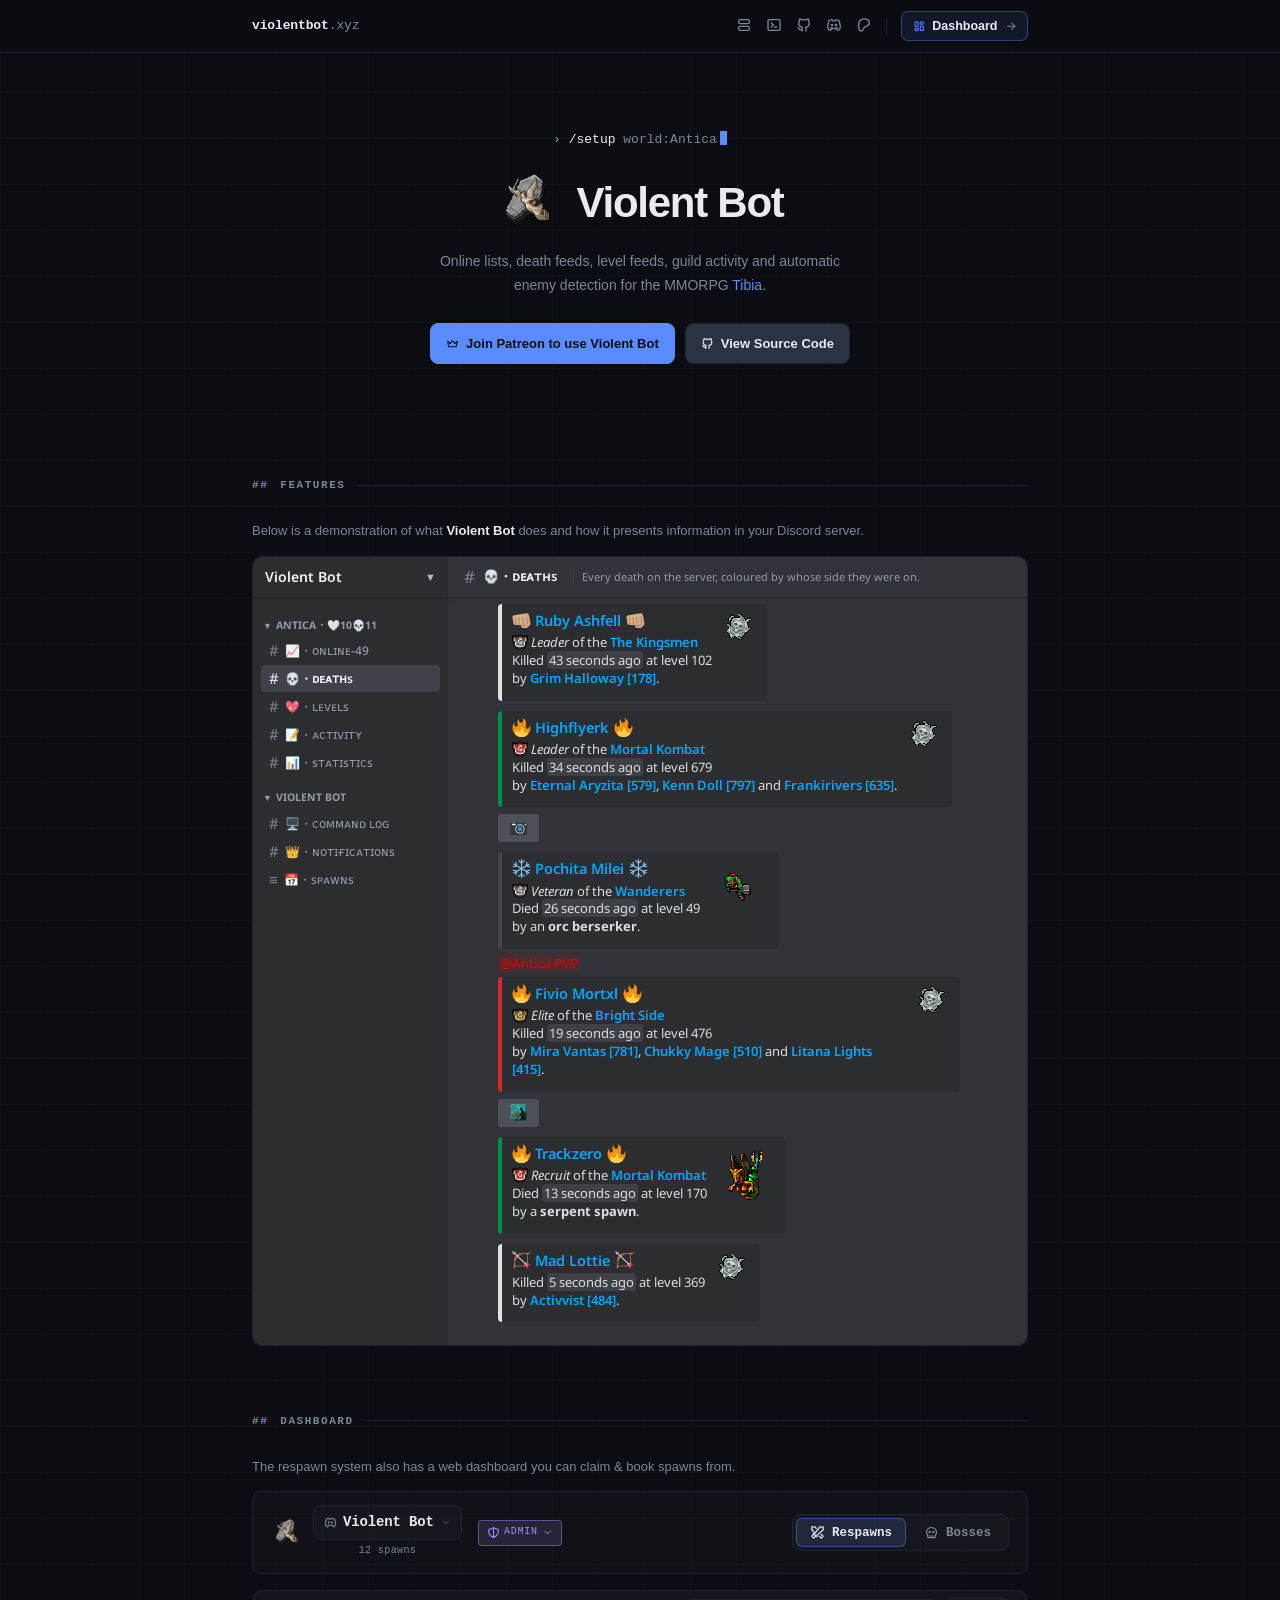
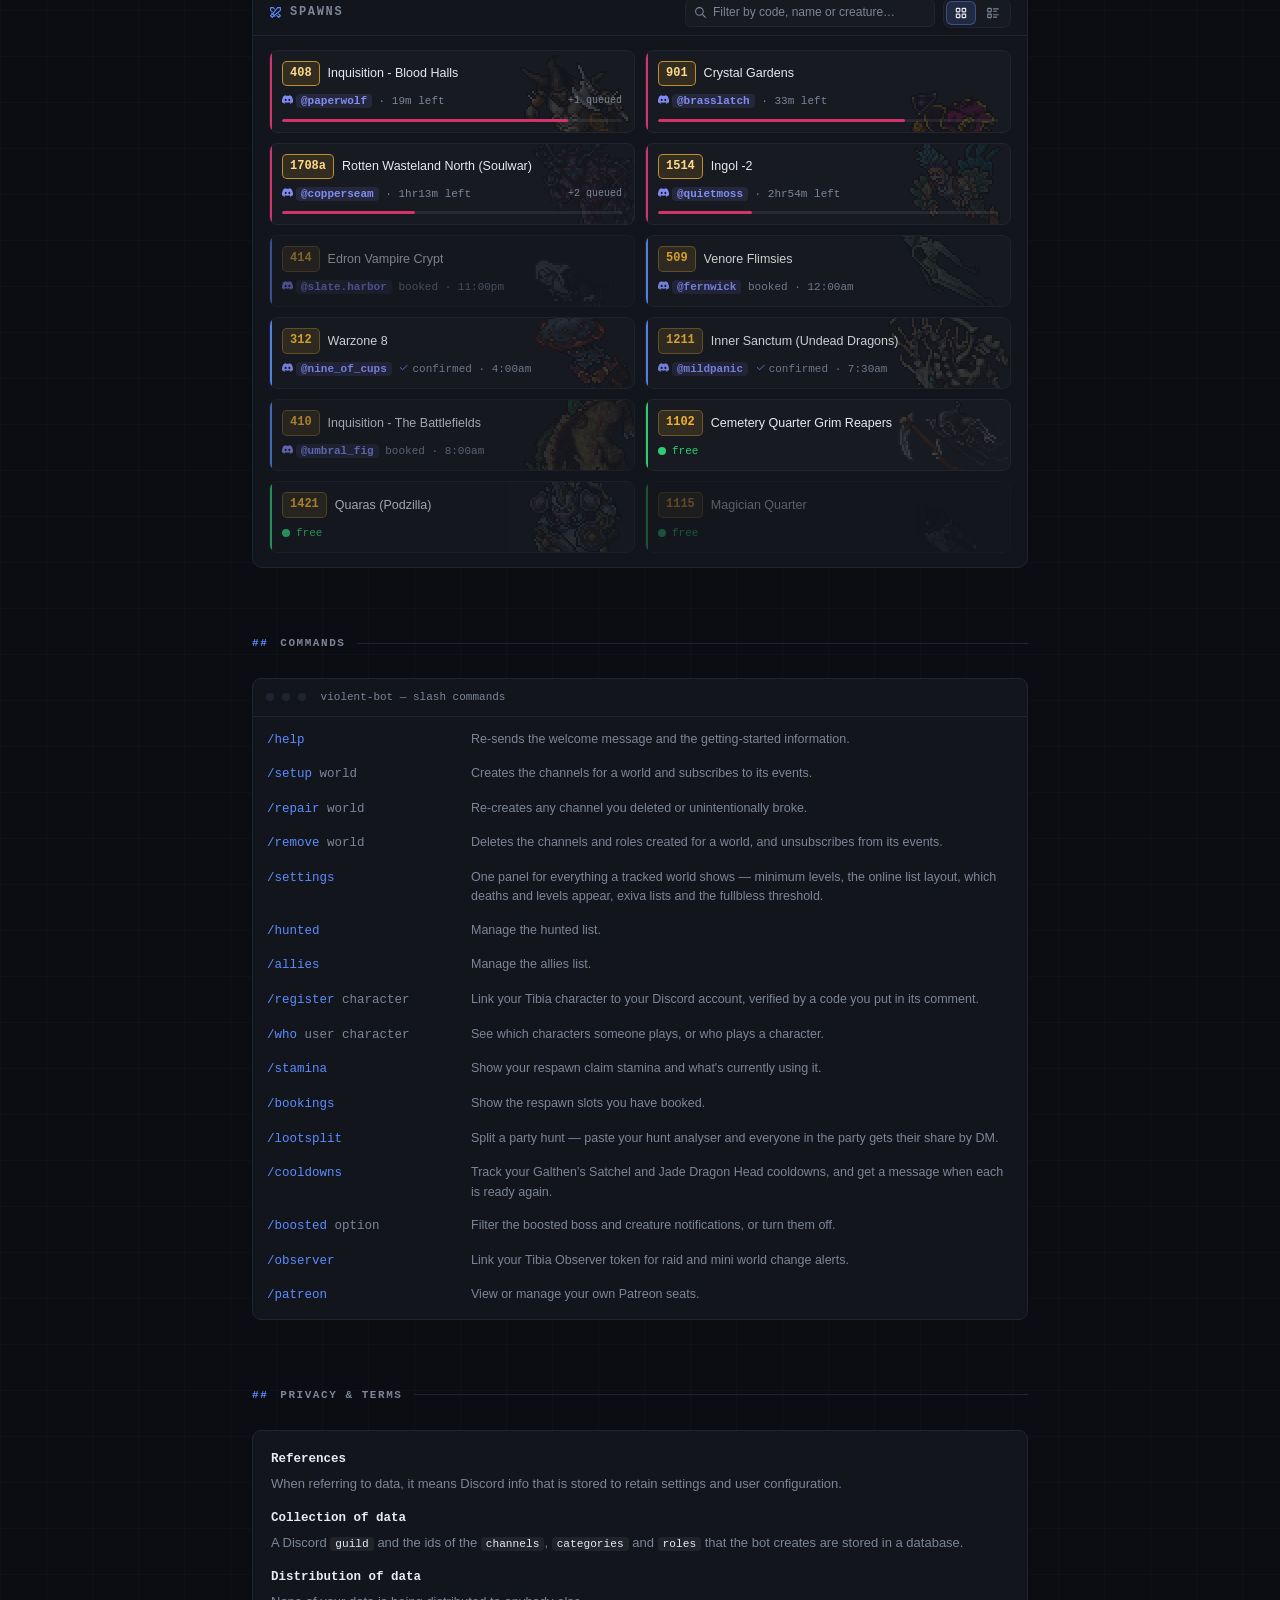
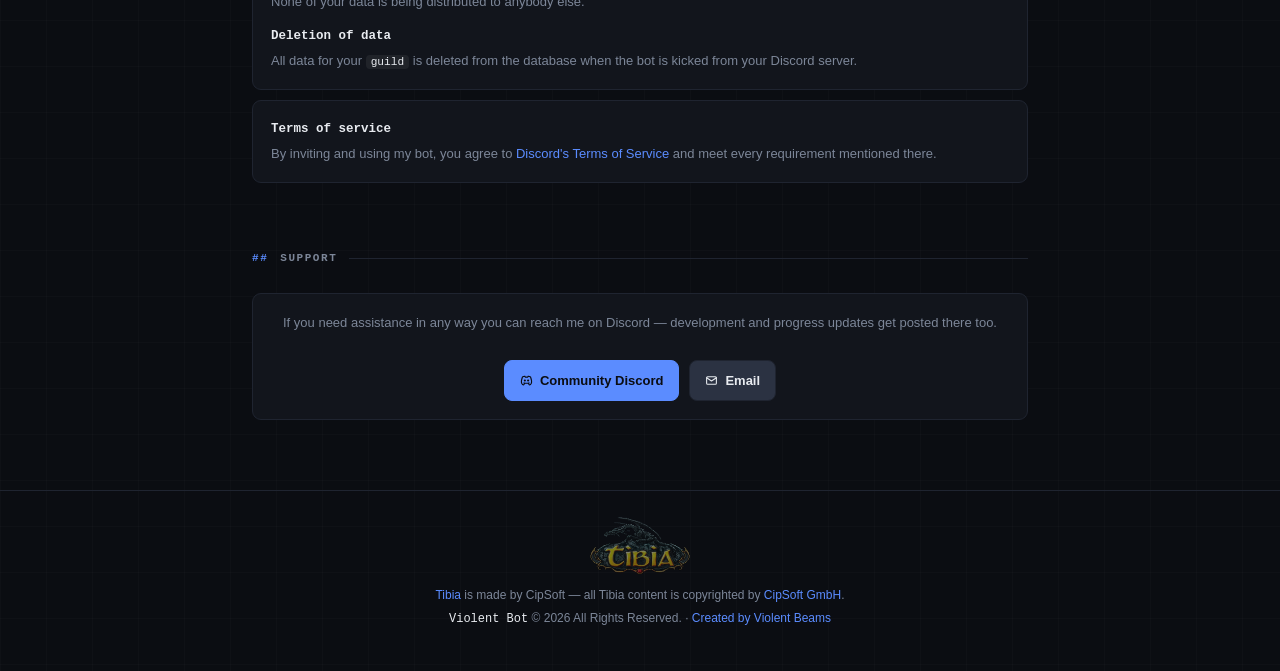
<file: index.html>
<!doctype html>
<html lang="en">
<head>
<meta charset="utf-8">
<meta name="viewport" content="width=device-width, initial-scale=1">
<title>Violent Bot - a Discord Bot for Tibia</title>
<meta name="description" content="A Discord bot for the MMORPG Tibia. Online lists, death and level feeds, guild activity and automatic enemy detection.">
<meta content="Violent Bot" property="og:title">
<meta content="A Discord bot for the online MMORPG Tibia" property="og:description">
<meta content="https://violentbot.xyz" property="og:url">
<meta content="https://violentbot.xyz/assets/img/avatar.png" property="og:image">
<meta content="48" property="og:image:width">
<meta content="48" property="og:image:height">
<meta content="#5b8cff" data-react-helmet="true" name="theme-color">
<link rel="icon" type="image/x-icon" href="assets/img/favicon.ico">
<link rel="stylesheet" href="assets/css/site.css">
<link rel="stylesheet" href="assets/css/discord.css">
<link rel="stylesheet" href="assets/css/dashboard.css">
</head>
<body>
<!-- Tabler Icons (MIT), vendored. Only the ones this page draws,
     as symbols rather than a webfont: a font for a couple of dozen glyphs was a
     third-party request on every load for an unpinned @latest that could
     change under us, and its .ti rules once collided with our own class
     of that name and rendered every embed title in the icon font. -->
<svg xmlns="http://www.w3.org/2000/svg" style="display:none" aria-hidden="true">
  <!-- display:none inline, not the hidden attribute: the UA rule behind
       [hidden] is scoped to the HTML namespace, so an SVG carrying it
       still lays out — as a 300x150 box at the top of the page. -->
  <symbol id="i-brand-discord" viewBox="0 0 24 24"><path d="M8 12a1 1 0 1 0 2 0a1 1 0 0 0 -2 0" /> <path d="M14 12a1 1 0 1 0 2 0a1 1 0 0 0 -2 0" /> <path d="M15.5 17c0 1 1.5 3 2 3c1.5 0 2.833 -1.667 3.5 -3c.667 -1.667 .5 -5.833 -1.5 -11.5c-1.457 -1.015 -3 -1.34 -4.5 -1.5l-.972 1.923a11.913 11.913 0 0 0 -4.053 0l-.975 -1.923c-1.5 .16 -3.043 .485 -4.5 1.5c-2 5.667 -2.167 9.833 -1.5 11.5c.667 1.333 2 3 3.5 3c.5 0 2 -2 2 -3" /> <path d="M7 16.5c3.5 1 6.5 1 10 0" /></symbol>
  <symbol id="i-brand-github" viewBox="0 0 24 24"><path d="M9 19c-4.3 1.4 -4.3 -2.5 -6 -3m12 5v-3.5c0 -1 .1 -1.4 -.5 -2c2.8 -.3 5.5 -1.4 5.5 -6a4.6 4.6 0 0 0 -1.3 -3.2a4.2 4.2 0 0 0 -.1 -3.2s-1.1 -.3 -3.5 1.3a12.3 12.3 0 0 0 -6.2 0c-2.4 -1.6 -3.5 -1.3 -3.5 -1.3a4.2 4.2 0 0 0 -.1 3.2a4.6 4.6 0 0 0 -1.3 3.2c0 4.6 2.7 5.7 5.5 6c-.6 .6 -.6 1.2 -.5 2v3.5" /></symbol>
  <symbol id="i-brand-patreon" viewBox="0 0 24 24"><path d="M20 8.408c-.003 -2.299 -1.746 -4.182 -3.79 -4.862c-2.54 -.844 -5.888 -.722 -8.312 .453c-2.939 1.425 -3.862 4.545 -3.896 7.656c-.028 2.559 .22 9.297 3.92 9.345c2.75 .036 3.159 -3.603 4.43 -5.356c.906 -1.247 2.071 -1.599 3.506 -1.963c2.465 -.627 4.146 -2.626 4.142 -5.273z" /></symbol>
  <symbol id="i-check" viewBox="0 0 24 24"><path d="M5 12l5 5l10 -10" /></symbol>
  <symbol id="i-crosshair" viewBox="0 0 24 24"><path d="M4 8v-2a2 2 0 0 1 2 -2h2" /> <path d="M4 16v2a2 2 0 0 0 2 2h2" /> <path d="M16 4h2a2 2 0 0 1 2 2v2" /> <path d="M16 20h2a2 2 0 0 0 2 -2v-2" /> <path d="M9 12l6 0" /> <path d="M12 9l0 6" /></symbol>
  <symbol id="i-crown" viewBox="0 0 24 24"><path d="M12 6l4 6l5 -4l-2 10h-14l-2 -10l5 4z" /></symbol>
  <symbol id="i-layout-dashboard" viewBox="0 0 24 24"><path d="M5 4h4a1 1 0 0 1 1 1v6a1 1 0 0 1 -1 1h-4a1 1 0 0 1 -1 -1v-6a1 1 0 0 1 1 -1" /> <path d="M5 16h4a1 1 0 0 1 1 1v2a1 1 0 0 1 -1 1h-4a1 1 0 0 1 -1 -1v-2a1 1 0 0 1 1 -1" /> <path d="M15 12h4a1 1 0 0 1 1 1v6a1 1 0 0 1 -1 1h-4a1 1 0 0 1 -1 -1v-6a1 1 0 0 1 1 -1" /> <path d="M15 4h4a1 1 0 0 1 1 1v2a1 1 0 0 1 -1 1h-4a1 1 0 0 1 -1 -1v-2a1 1 0 0 1 1 -1" /></symbol>
  <symbol id="i-layout-list" viewBox="0 0 24 24"><path d="M4 4m0 2a2 2 0 0 1 2 -2h12a2 2 0 0 1 2 2v2a2 2 0 0 1 -2 2h-12a2 2 0 0 1 -2 -2z" /> <path d="M4 14m0 2a2 2 0 0 1 2 -2h12a2 2 0 0 1 2 2v2a2 2 0 0 1 -2 2h-12a2 2 0 0 1 -2 -2z" /></symbol>
  <symbol id="i-mail" viewBox="0 0 24 24"><path d="M3 7a2 2 0 0 1 2 -2h14a2 2 0 0 1 2 2v10a2 2 0 0 1 -2 2h-14a2 2 0 0 1 -2 -2v-10z" /> <path d="M3 7l9 6l9 -6" /></symbol>
  <symbol id="i-terminal-2" viewBox="0 0 24 24"><path d="M8 9l3 3l-3 3" /> <path d="M13 15l3 0" /> <path d="M3 4m0 2a2 2 0 0 1 2 -2h14a2 2 0 0 1 2 2v12a2 2 0 0 1 -2 2h-14a2 2 0 0 1 -2 -2z" /></symbol>
  <symbol id="i-flag" viewBox="0 0 24 24"><path d="M5 5a5 5 0 0 1 7 0a5 5 0 0 0 7 0v9a5 5 0 0 1 -7 0a5 5 0 0 0 -7 0v-9z" /> <path d="M5 21v-7" /></symbol>
  <symbol id="i-door-exit" viewBox="0 0 24 24"><path d="M13 12v.01" /> <path d="M3 21h18" /> <path d="M5 21v-16a2 2 0 0 1 2 -2h7.5m2.5 10.5v7.5" /> <path d="M14 7h7m-3 -3l3 3l-3 3" /></symbol>
  <symbol id="i-arrow-right" viewBox="0 0 24 24"><path d="M5 12l14 0" /> <path d="M13 18l6 -6" /> <path d="M13 6l6 6" /></symbol>
  <symbol id="i-swords" viewBox="0 0 24 24"><path d="M21 3v5l-11 9l-4 4l-3 -3l4 -4l9 -11z" /> <path d="M5 13l6 6" /> <path d="M14.32 17.32l3.68 3.68l3 -3l-3.365 -3.365" /> <path d="M10 5.5l-2 -2.5h-5v5l3 2.5" /></symbol>
  <symbol id="i-skull" viewBox="0 0 24 24"><path d="M12 4c4.418 0 8 3.358 8 7.5c0 1.901 -.755 3.637 -2 4.96l0 2.54a1 1 0 0 1 -1 1h-10a1 1 0 0 1 -1 -1v-2.54c-1.245 -1.322 -2 -3.058 -2 -4.96c0 -4.142 3.582 -7.5 8 -7.5z" /> <path d="M10 17v3" /> <path d="M14 17v3" /> <path d="M9 11m-1 0a1 1 0 1 0 2 0a1 1 0 1 0 -2 0" /> <path d="M15 11m-1 0a1 1 0 1 0 2 0a1 1 0 1 0 -2 0" /></symbol>
  <symbol id="i-search" viewBox="0 0 24 24"><path d="M10 10m-7 0a7 7 0 1 0 14 0a7 7 0 1 0 -14 0" /> <path d="M21 21l-6 -6" /></symbol>
  <symbol id="i-chevron-down" viewBox="0 0 24 24"><path d="M6 9l6 6l6 -6" /></symbol>
  <symbol id="i-shield-half" viewBox="0 0 24 24"><path d="M12 3a12 12 0 0 0 8.5 3a12 12 0 0 1 -8.5 15a12 12 0 0 1 -8.5 -15a12 12 0 0 0 8.5 -3" /> <path d="M12 3v18" /></symbol>
  <symbol id="i-layout-grid" viewBox="0 0 24 24"><path d="M4 4m0 1a1 1 0 0 1 1 -1h4a1 1 0 0 1 1 1v4a1 1 0 0 1 -1 1h-4a1 1 0 0 1 -1 -1z" /> <path d="M14 4m0 1a1 1 0 0 1 1 -1h4a1 1 0 0 1 1 1v4a1 1 0 0 1 -1 1h-4a1 1 0 0 1 -1 -1z" /> <path d="M4 14m0 1a1 1 0 0 1 1 -1h4a1 1 0 0 1 1 1v4a1 1 0 0 1 -1 1h-4a1 1 0 0 1 -1 -1z" /> <path d="M14 14m0 1a1 1 0 0 1 1 -1h4a1 1 0 0 1 1 1v4a1 1 0 0 1 -1 1h-4a1 1 0 0 1 -1 -1z" /></symbol>
  <symbol id="i-list-details" viewBox="0 0 24 24"><path d="M13 5h8" /> <path d="M13 9h5" /> <path d="M13 15h8" /> <path d="M13 19h5" /> <path d="M3 4m0 1a1 1 0 0 1 1 -1h4a1 1 0 0 1 1 1v4a1 1 0 0 1 -1 1h-4a1 1 0 0 1 -1 -1z" /> <path d="M3 14m0 1a1 1 0 0 1 1 -1h4a1 1 0 0 1 1 1v4a1 1 0 0 1 -1 1h-4a1 1 0 0 1 -1 -1z" /></symbol>
  <symbol id="i-calendar-plus" viewBox="0 0 24 24"><path d="M12.5 21h-6.5a2 2 0 0 1 -2 -2v-12a2 2 0 0 1 2 -2h12a2 2 0 0 1 2 2v5" /> <path d="M16 3v4" /> <path d="M8 3v4" /> <path d="M4 11h16" /> <path d="M16 19h6" /> <path d="M19 16v6" /></symbol>
</svg>

<header>
  <div class="wrap">
    <a class="brand" href="#top">violentbot<span class="slash">.xyz</span></a>
    <span class="spacer"></span>
    <a class="icon nav" href="#features" title="Features" aria-label="Features"><svg class="ic" aria-hidden="true"><use href="#i-layout-list"/></svg></a>
    <a class="icon nav" href="#commands" title="Commands" aria-label="Commands"><svg class="ic" aria-hidden="true"><use href="#i-terminal-2"/></svg></a>
    <a class="icon in-hero" href="https://github.com/Leo32onGIT/tibia-bot" title="GitHub" aria-label="GitHub"><svg class="ic" aria-hidden="true"><use href="#i-brand-github"/></svg></a>
    <a class="icon" href="https://discord.gg/SWMq9Pz8ud" title="Discord" aria-label="Community Discord"><svg class="ic" aria-hidden="true"><use href="#i-brand-discord"/></svg></a>
    <a class="icon in-hero" href="https://patreon.com/violentbot" title="Patreon" aria-label="Patreon"><svg class="ic" aria-hidden="true"><use href="#i-brand-patreon"/></svg></a>
    <span class="hdr-sep" aria-hidden="true"></span>
    <a class="hdr-dash" href="/dashboard"><svg class="ic" aria-hidden="true"><use href="#i-layout-dashboard"/></svg>Dashboard<svg class="ic go" aria-hidden="true"><use href="#i-arrow-right"/></svg></a>
  </div>
</header>

<div class="hero" id="top">
  <div class="wrap">
    <div class="prompt-line"><span class="sigil">&rsaquo;</span> <span class="cmd">/setup</span> world:Antica<span class="caret"></span></div>
    <h1><img src="assets/img/avatar.png" alt="">Violent Bot</h1>
    <p>
      Online lists, death feeds, level feeds, guild activity and automatic enemy detection for the
      MMORPG <a href="https://www.tibia.com/news/?subtopic=latestnews">Tibia</a>.
    </p>
    <div class="btn-row">
      <a class="btn btn-primary" href="https://www.patreon.com/violentbot/membership"><svg class="ic" aria-hidden="true"><use href="#i-crown"/></svg> Join Patreon to use Violent Bot</a>
      <a class="btn btn-ghost" href="https://github.com/Leo32onGIT/tibia-bot"><svg class="ic" aria-hidden="true"><use href="#i-brand-github"/></svg> View Source Code</a>
    </div>
  </div>
</div>

<div class="wrap">
  <h2 class="rule" id="features"><span class="hash">##</span> features</h2>

  <p class="lede">
    Below is a demonstration of what <b>Violent Bot</b> does and how it presents
    information in your Discord server.
  </p>

  <div class="dc">
    <div class="dc-side">
      <div class="dc-guild">Violent Bot <span class="dc-caret">&#9660;</span></div>
      <div class="dc-chans" id="chans"></div>
    </div>
    <div class="dc-main">
      <div class="dc-strip" id="strip"></div>
      <div class="dc-top">
        <span class="h" id="chHash">#</span>
        <span class="nm" id="chName"></span>
        <span class="topic" id="chTopic"></span>
      </div>
      <div class="dc-scroll" id="feed"></div>
    </div>
  </div>

  <h2 class="rule" id="dashboard"><span class="hash">##</span> dashboard</h2>

  <p class="lede">
    The respawn system also has a web dashboard you can claim &amp; book
    spawns from.
  </p>

  <div class="db">
    <div class="db-masthead">
      <div class="db-brand">
        <img src="assets/img/avatar.png" alt="">
        <span>
          <span class="scope"><svg class="ic" aria-hidden="true"><use href="#i-brand-discord"/></svg>Violent Bot<svg class="ic chev" aria-hidden="true"><use href="#i-chevron-down"/></svg></span>
          <span class="sub" id="db-sub"></span>
        </span>
      </div>
      <span class="db-tier"><svg class="ic" aria-hidden="true"><use href="#i-shield-half"/></svg>admin<svg class="ic chev" aria-hidden="true"><use href="#i-chevron-down"/></svg></span>
      <span class="db-tabs" aria-hidden="true">
        <span class="on"><svg class="ic"><use href="#i-swords"/></svg>Respawns</span>
        <span><svg class="ic"><use href="#i-skull"/></svg>Bosses</span>
      </span>
    </div>

    <div class="db-panel" id="db-panel">
      <div class="db-panel-title">
        <svg class="ic" aria-hidden="true"><use href="#i-swords"/></svg>Spawns
        <span class="pt-end">
          <span class="db-sbox">
            <svg class="ic" aria-hidden="true"><use href="#i-search"/></svg>
            <input class="db-filter" id="db-filter" type="search" placeholder="Filter by code, name or creature&hellip;"
                   aria-label="Filter spawns by code, name or creature" autocomplete="off">
          </span>
          <span class="db-views" role="group" aria-label="Layout">
            <button type="button" data-view="cards" aria-pressed="true" title="Cards" aria-label="Cards"><svg class="ic" aria-hidden="true"><use href="#i-layout-grid"/></svg></button>
            <button type="button" data-view="rows" aria-pressed="false" title="Rows" aria-label="Rows"><svg class="ic" aria-hidden="true"><use href="#i-list-details"/></svg></button>
          </span>
        </span>
      </div>
      <div class="db-cards" id="db-cards"></div>
      <div class="db-rows">
        <table class="db-table">
          <thead><tr><th class="scell">Spawn</th><th>Status</th><th class="r">Queue</th><th class="ago">Last active</th></tr></thead>
          <tbody id="db-rows"></tbody>
        </table>
      </div>
    </div>

    <div class="db-veil" id="db-veil"></div>
    <div class="db-window" id="db-window" role="dialog" aria-modal="true" aria-labelledby="db-win-title">
      <img class="watermark" id="db-watermark" src="assets/img/avatar.png" alt="">
      <div class="scrim"></div>
      <div class="win-head">
        <span class="code-chip" id="db-win-code"></span>
        <span class="win-title" id="db-win-title"></span>
        <span class="win-region" id="db-win-region"></span>
        <button class="win-close" id="db-win-close" aria-label="Close">&times;</button>
      </div>
      <div class="win-body" id="db-win-body"></div>
      <div class="win-foot" id="db-win-foot"></div>
    </div>
  </div>

  <h2 class="rule" id="commands"><span class="hash">##</span> commands</h2>

  <div class="console">
    <div class="console-bar"><span class="d"></span><span class="d"></span><span class="d"></span>&nbsp;violent-bot &mdash; slash commands</div>
    <div class="console-body">
      <div class="cline"><div class="c">/help</div><div class="d2">Re-sends the welcome message and the getting-started information.</div></div>
      <div class="cline"><div class="c">/setup <span class="arg">world</span></div><div class="d2">Creates the channels for a world and subscribes to its events.</div></div>
      <div class="cline"><div class="c">/repair <span class="arg">world</span></div><div class="d2">Re-creates any channel you deleted or unintentionally broke.</div></div>
      <div class="cline"><div class="c">/remove <span class="arg">world</span></div><div class="d2">Deletes the channels and roles created for a world, and unsubscribes from its events.</div></div>
      <div class="cline"><div class="c">/settings</div><div class="d2">One panel for everything a tracked world shows &mdash; minimum levels, the online list layout, which deaths and levels appear, exiva lists and the fullbless threshold.</div></div>
      <div class="cline"><div class="c">/hunted</div><div class="d2">Manage the hunted list.</div></div>
      <div class="cline"><div class="c">/allies</div><div class="d2">Manage the allies list.</div></div>
      <div class="cline"><div class="c">/register <span class="arg">character</span></div><div class="d2">Link your Tibia character to your Discord account, verified by a code you put in its comment.</div></div>
      <div class="cline"><div class="c">/who <span class="arg">user</span> <span class="arg">character</span></div><div class="d2">See which characters someone plays, or who plays a character.</div></div>
      <div class="cline"><div class="c">/stamina</div><div class="d2">Show your respawn claim stamina and what's currently using it.</div></div>
      <div class="cline"><div class="c">/bookings</div><div class="d2">Show the respawn slots you have booked.</div></div>
      <div class="cline"><div class="c">/lootsplit</div><div class="d2">Split a party hunt &mdash; paste your hunt analyser and everyone in the party gets their share by DM.</div></div>
      <div class="cline"><div class="c">/cooldowns</div><div class="d2">Track your Galthen’s Satchel and Jade Dragon Head cooldowns, and get a message when each is ready again.</div></div>
      <div class="cline"><div class="c">/boosted <span class="arg">option</span></div><div class="d2">Filter the boosted boss and creature notifications, or turn them off.</div></div>
      <div class="cline"><div class="c">/observer</div><div class="d2">Link your Tibia Observer token for raid and mini world change alerts.</div></div>
      <div class="cline"><div class="c">/patreon</div><div class="d2">View or manage your own Patreon seats.</div></div>
    </div>
  </div>

  <h2 class="rule" id="privacy"><span class="hash">##</span> privacy &amp; terms</h2>

  <div class="block">
    <h4>References</h4>
    <p>When referring to data, it means Discord info that is stored to retain settings and user configuration.</p>
    <h4>Collection of data</h4>
    <p>A Discord <code>guild</code> and the ids of the <code>channels</code>, <code>categories</code> and <code>roles</code>
      that the bot creates are stored in a database.</p>
    <h4>Distribution of data</h4>
    <p>None of your data is being distributed to anybody else.</p>
    <h4>Deletion of data</h4>
    <p>All data for your <code>guild</code> is deleted from the database when the bot is kicked from your Discord server.</p>
  </div>
  <div class="block">
    <h4>Terms of service</h4>
    <p>By inviting and using my bot, you agree to <a href="https://discord.com/terms">Discord's Terms of Service</a>
      and meet every requirement mentioned there.</p>
  </div>

  <h2 class="rule" id="support"><span class="hash">##</span> support</h2>

  <div class="block support">
    <p>If you need assistance in any way you can reach me on Discord &mdash; development and progress updates get posted there too.</p>
    <div class="btn-row" style="justify-content:center">
      <a class="btn btn-primary" href="https://discord.gg/SWMq9Pz8ud"><svg class="ic" aria-hidden="true"><use href="#i-brand-discord"/></svg> Community Discord</a>
      <a class="btn btn-ghost" href="mailto:consolesausage@gmail.com"><svg class="ic" aria-hidden="true"><use href="#i-mail"/></svg> Email</a>
    </div>
  </div>
</div>

<footer>
  <div class="wrap">
    <img src="assets/img/tibia.png" alt="Tibia">
    <a href="https://www.tibia.com/">Tibia</a> is made by CipSoft &mdash; all Tibia content is copyrighted by
    <a href="https://cipsoft.com">CipSoft GmbH</a>.<br>
    <span class="mono" style="color:var(--text-strong)">Violent Bot</span> &copy; <span id="cp-year"></span>
    All Rights Reserved. &middot;
    <a href="https://patreon.com/violentbot">Created by Violent Beams</a>
  </div>
</footer>

<script>
  document.getElementById('cp-year').textContent = new Date().getFullYear();
</script>
<script src="assets/js/demo.js"></script>
<script src="assets/js/dashboard.js"></script>
</body>
</html>
</file>
<file: assets/css/site.css>
/* =====================================================================
   The landing page itself: tokens, layout and the components index.html
   is built from. The Discord client and the respawn dashboard have their
   own sheets beside this one; nothing here is theirs.

   Palette and component language are shared with the bot's own monitoring
   dashboard (tibia-bot/src/main/resources/web/dashboard.html) so the two
   read as one product. Keep these tokens in sync with it.
   ===================================================================== */

:root {
  --bg: #0b0d12;
  --panel: #12151c;
  --panel-border: #1f2430;
  --text: #d7dce3;
  --text-strong: #e8ebf0;
  --muted: #7c8698;
  --accent: #5b8cff;
  --good: #3ecf8e;
  --warn: #e0a93e;
  --bad: #e0563e;
  --purple: #a78bfa;
  /* Not dashboard tokens — the dashboard's five accents were all taken by
     other channels, so #spawns and #notifications get sibling hues rather
     than repeats. */
  --pink: #e879b9;
  --cyan: #22d3ee;
  --mono: ui-monospace, SFMono-Regular, "SF Mono", Menlo, Consolas, "Liberation Mono", monospace;
}
* { box-sizing: border-box; }
html { scroll-behavior: smooth; }
body {
  margin: 0; background: var(--bg); color: var(--text);
  font-family: -apple-system, BlinkMacSystemFont, "Segoe UI", Roboto, sans-serif;
  font-size: 14px; line-height: 1.65;
  /* faint grid, like a console backdrop */
  background-image:
    linear-gradient(rgba(255,255,255,0.014) 1px, transparent 1px),
    linear-gradient(90deg, rgba(255,255,255,0.014) 1px, transparent 1px);
  background-size: 46px 46px;
}
/* 820 is the Discord client's number, and the column is built around it
   rather than the other way round. A client is full at its 195px sidebar
   plus 62px of message padding plus the 462px its embeds cap at — about
   720 — and 776px of content leaves that a little slack. Past it the
   messages do not grow and the extra becomes empty chat beside them.

   Everything else on the page shares that width because nothing else
   gains by breaking it: the command table is a fixed two columns, and
   prose set wider is prose whose next line the eye has to go looking
   for. The one exception is the respawn board, which breaks out on its
   own in dashboard.css — twelve spawns really are better as four columns
   than as two. */
.wrap { max-width: 820px; margin: 0 auto; padding: 0 22px; }
a { color: var(--accent); text-decoration: none; }
a:hover { text-decoration: underline; }
.mono { font-family: var(--mono); }
code { font-family: var(--mono); background: rgba(255,255,255,0.06); padding: 1px 5px; border-radius: 4px; font-size: 0.86em; color: var(--text-strong); }

/* ---- Top bar ---- */
header { border-bottom: 1px solid var(--panel-border); position: sticky; top: 0; z-index: 20;
         background: rgba(11,13,18,0.9); backdrop-filter: blur(8px); }
header .wrap { display: flex; align-items: center; gap: 14px; height: 52px; }
.brand { font-family: var(--mono); font-size: 13px; color: var(--text-strong); font-weight: 600; letter-spacing: -0.01em; }
.brand .slash { color: var(--muted); font-weight: 400; }
.brand:hover { text-decoration: none; }
.caret { display: inline-block; width: 7px; height: 14px; background: var(--accent); vertical-align: -2px; margin-left: 3px;
         animation: blink 1.1s step-end infinite; }
@keyframes blink { 50% { opacity: 0; } }
@media (prefers-reduced-motion: reduce) { .caret { animation: none; } }
header .spacer { flex: 1; }
header a.icon { color: var(--muted); font-size: 16px; }
header a.icon:hover { color: var(--text-strong); }
.hdr-sep { width: 1px; height: 18px; background: var(--panel-border); }
.hdr-dash {
  display: inline-flex; align-items: center; gap: 7px; height: 30px; padding: 0 10px 0 11px;
  border-radius: 7px; border: 1px solid rgba(91,140,255,0.38); background: rgba(91,140,255,0.1);
  color: var(--text-strong); font-size: 12.5px; font-weight: 600; white-space: nowrap;
}
.hdr-dash > .ic { color: var(--accent); }
.hdr-dash .go { color: var(--muted); transition: transform 0.15s ease, color 0.15s ease; }
.hdr-dash:hover { text-decoration: none; background: rgba(91,140,255,0.18); border-color: rgba(91,140,255,0.6); }
.hdr-dash:hover .go { color: var(--text-strong); transform: translateX(2px); }
@media (prefers-reduced-motion: reduce) { .hdr-dash .go { transition: none; } }

/* ---- Hero ---- */
.hero { padding: 76px 0 46px; text-align: center; }
.prompt-line { font-family: var(--mono); font-size: 13px; color: var(--muted); margin-bottom: 20px; }
.prompt-line .sigil { color: var(--good); }
.prompt-line .cmd { color: var(--text-strong); }
.hero h1 {
  font-size: clamp(30px, 6vw, 42px); line-height: 1.12; letter-spacing: -0.03em;
  margin: 0 0 16px; color: var(--text-strong); font-weight: 700;
  display: flex; align-items: center; justify-content: center; gap: 16px;
}
.hero h1 img { width: 64px; height: 64px; border-radius: 14px; flex-shrink: 0; }
.hero p { color: var(--muted); margin: 0 auto 14px; max-width: 56ch; }
.btn-row { display: flex; gap: 10px; flex-wrap: wrap; margin-top: 26px; justify-content: center; }
.btn { display: inline-flex; align-items: center; gap: 7px; border-radius: 8px; padding: 9px 15px;
       font-size: 13px; font-weight: 600; border: 1px solid var(--panel-border); }
.btn:hover { text-decoration: none; }
.btn-primary { background: var(--accent); border-color: var(--accent); color: #0b0d12; }
.btn-primary:hover { filter: brightness(1.08); }
.btn-ghost { background: #2b3242; color: var(--text-strong); }
.btn-ghost:hover { background: #343d51; }

/* ---- Section rule ---- */
.rule {
  display: flex; align-items: center; gap: 12px; margin: 66px 0 26px;
  font-family: var(--mono); font-size: 11px; text-transform: uppercase; letter-spacing: 0.14em; color: var(--muted);
  scroll-margin-top: 68px;
}
.rule::after { content: ''; flex: 1; height: 1px; background: var(--panel-border); }
.rule .hash { color: var(--accent); }

/* ---- Icons ----
   One rule for every icon on the page. They are <use> references into the
   symbol sprite at the top of index.html, so they inherit colour and size
   from whatever they sit in — which is the whole reason for drawing them
   as strokes rather than filling them. */
.ic {
  width: 1em; height: 1em; flex: none; vertical-align: -0.145em;
  fill: none; stroke: currentColor;
  stroke-width: 2; stroke-linecap: round; stroke-linejoin: round;
}

/* ---- Channels: the mock Discord client ----
   The client itself is assets/css/discord.css; this is only what sits
   around it on the page. NOTE the class name the skin had to avoid:
   .caret belongs to the hero's blinking cursor. */
.lede { color: var(--muted); font-size: 13px; margin: 0 0 14px; }
.lede b { color: var(--text-strong); font-weight: 600; }

/* ---- Commands: a console block ---- */
.console { border: 1px solid var(--panel-border); border-radius: 9px; background: var(--panel); overflow: hidden; }
.console-bar { display: flex; align-items: center; gap: 8px; padding: 9px 13px; border-bottom: 1px solid var(--panel-border);
               font-family: var(--mono); font-size: 11px; color: var(--muted); }
.console-bar span.d { width: 8px; height: 8px; border-radius: 50%; background: var(--panel-border); }
.console-body { padding: 6px 0; }
.cline { display: grid; grid-template-columns: minmax(0,190px) 1fr; gap: 14px; padding: 7px 14px; font-size: 12.5px; align-items: baseline; }
.cline:hover { background: rgba(255,255,255,0.02); }
.cline .c { font-family: var(--mono); color: var(--accent); white-space: nowrap; overflow: hidden; text-overflow: ellipsis; }
.cline .c .arg { color: var(--muted); }
.cline .d2 { color: var(--muted); line-height: 1.55; }

/* ---- Prose blocks ---- */
.block { border: 1px solid var(--panel-border); border-radius: 9px; background: var(--panel); padding: 18px; }
.block + .block { margin-top: 10px; }
.block h4 { margin: 0 0 3px; font-size: 12.5px; color: var(--text-strong); font-family: var(--mono); }
.block p { color: var(--muted); font-size: 13px; margin: 0 0 14px; }
.block p:last-child { margin-bottom: 0; }

.support { text-align: center; }
.support p { color: var(--muted); }

footer { margin-top: 70px; border-top: 1px solid var(--panel-border); padding: 26px 0 40px;
         color: var(--muted); font-size: 12px; text-align: center; line-height: 1.9; }
footer img { width: 100px; opacity: 0.5; display: block; margin: 0 auto 10px; }

@media (max-width: 620px) {
  .cline { grid-template-columns: 1fr; gap: 3px; }
  header .wrap { gap: 12px; }
  header a.nav, .hdr-sep { display: none; }
  .hero { padding: 52px 0 34px; }
  .hero h1 { gap: 12px; }
  .hero h1 img { width: 48px; height: 48px; border-radius: 11px; }
  .rule { margin: 50px 0 22px; }
}
@media (max-width: 360px) {
  header a.in-hero { display: none; }
}
</file>
<file: assets/css/discord.css>
/* =====================================================================
   Discord client skin.

   A faithful-enough reproduction of Discord's current dark theme, sized
   to sit inside the site's column — which is fluid, so the client caps
   itself rather than taking whatever it is given. Everything here is
   presentation only — the demos in assets/js/demo.js decide what goes
   in it.

   Channel names, categories and colours are taken from the bot itself
   (tibia-bot @ dev); see demo.js for the per-value citations.
   ===================================================================== */

/* ---------------------------------------------------------------------
   The Discord typeface.

   Discord's own stack is `"gg sans", "Noto Sans", ...`. gg sans is
   proprietary — bundled with their app and served from their CDN — so it
   is neither shippable nor hotlinkable. Noto Sans is Discord's own first
   fallback and is what Discord itself renders when gg sans is missing,
   so vendoring it is both the closest match and the clean licensing
   answer (SIL OFL).

   Without this the stack fell through to Segoe UI on Windows, which is
   noticeably narrower and differently drawn — the client read as "a dark
   web page" rather than as Discord.

   Latin subset only: every string these demos render is Latin, and the
   full family is an order of magnitude larger for glyphs nothing uses.
   --------------------------------------------------------------------- */
@font-face {
  font-family: 'Noto Sans';
  font-style: normal;
  font-weight: 400;
  font-display: swap;
  src: url('../fonts/noto-sans-latin-400-normal.woff2') format('woff2');
}
@font-face {
  font-family: 'Noto Sans';
  font-style: normal;
  font-weight: 500;
  font-display: swap;
  src: url('../fonts/noto-sans-latin-500-normal.woff2') format('woff2');
}
@font-face {
  font-family: 'Noto Sans';
  font-style: normal;
  font-weight: 600;
  font-display: swap;
  src: url('../fonts/noto-sans-latin-600-normal.woff2') format('woff2');
}
@font-face {
  font-family: 'Noto Sans';
  font-style: normal;
  font-weight: 700;
  font-display: swap;
  src: url('../fonts/noto-sans-latin-700-normal.woff2') format('woff2');
}
/* Italic carries the guild rank on every death and activity embed. */
@font-face {
  font-family: 'Noto Sans';
  font-style: italic;
  font-weight: 400;
  font-display: swap;
  src: url('../fonts/noto-sans-latin-400-italic.woff2') format('woff2');
}

:root {
  --dc-rail: #1e1f22;
  --dc-side: #2b2d31;
  --dc-chat: #313338;
  --dc-embed: #2b2d31;
  --dc-text: #dbdee1;
  --dc-muted: #949ba4;
  --dc-inter: #b5bac1;
  --dc-strong: #f2f3f5;
  --dc-sel: #404249;
  --dc-hover: #35373c;
  --dc-link: #00a8fc;
  --dc-blurple: #5865f2;
  --dc-blurple-hi: #4752c4;
  --dc-green: #248046;
  --dc-green-hi: #1a6334;
  --dc-red: #da373c;
  --dc-red-hi: #a12828;
  --dc-grey: #4e5058;
  --dc-grey-hi: #6d6f78;
  --dc-bot: #e5ad3c;
  --dc-divider: #3f4147;
  --dc-mono: ui-monospace, SFMono-Regular, "SF Mono", Menlo, Consolas, "Liberation Mono", monospace;
}

/* ---------------------------------------------------------------- shell */
.dc {
  display: grid;
  /* Discord's geometry at 13/16 scale, so the whole client shrinks
     together rather than only the type. Discord: 16px text, 240px
     sidebar, 48px header, 40px avatar in a 72px gutter, 520px embed cap,
     80px thumbnail cap. Everything below is roughly that times 0.8125,
     which is what lets it still read as Discord rather than as a dark
     web page.

     The sidebar is that scale exactly — 240 x 0.8125. It used to be 172,
     trimmed below scale to buy the description column room back when the
     page was a fixed 720px and the client got 676 of it; the column is
     fluid now and that debt is paid. The avatar gutter and the thumbnail
     cap are still a little under scale, which is cheap and still buys
     the same room.

     Width is the column's, and the column is sized to this client — see
     the .wrap comment in site.css. There is no max-width here because
     there is nothing left to cap it against.

     Height is measured from #notifications, the one channel whose
     content is fixed rather than accumulating. Its Server Save
     Notifications button ends 718px into the feed and the feed's own
     bottom padding takes it to 740, so the feed needs 740, the channel
     header 40 and the two borders 2 — and the few over that are slack,
     because a client that lands exactly on its content grows a scrollbar
     the moment a font renders a pixel taller somewhere else.

     Deliberately not a vh: a share of a tall monitor cannot also be the
     height of a particular button. The longer feeds scroll, which is
     what a feed does — this is the one that should not have to. */
  grid-template-columns: 195px 1fr;
  height: 790px;
  /* Fully enclosed: nothing is attached beneath it any more. */
  border-radius: 10px;
  overflow: hidden;
  border: 1px solid var(--panel-border);
  /* Discord's own stack, verbatim. gg sans is listed first because a
     reader who has it installed should get the real thing; everyone else
     lands on the vendored Noto Sans above, which is what Discord falls
     back to as well. */
  font-family: "gg sans", "Noto Sans", "Helvetica Neue", Helvetica, Arial, sans-serif;
  font-size: 13px;
  line-height: 1.375;
  -webkit-font-smoothing: antialiased;
}

/* min-height:0 on both columns. A flex child will not shrink below its
   content without it, so the inner scrollers never scroll and the client
   overflows its own height and gets clipped instead. */
.dc-side,
.dc-main { display: flex; flex-direction: column; min-width: 0; min-height: 0; }
.dc-side { background: var(--dc-side); }
.dc-main { background: var(--dc-chat); }

.dc-guild {
  height: 40px; flex: none; display: flex; align-items: center; gap: 7px;
  padding: 0 12px; color: var(--dc-strong); font-weight: 600; font-size: 14px;
  box-shadow: 0 1px 0 rgba(0, 0, 0, 0.2); cursor: default;
}
.dc-guild .dc-caret { margin-left: auto; color: var(--dc-inter); font-size: 11px; }

.dc-chans { flex: 1; overflow-y: auto; padding: 8px 8px 20px; }
.dc-cat {
  display: flex; align-items: center; gap: 4px;
  padding: 14px 2px 4px; font-size: 10.5px; font-weight: 700;
  text-transform: uppercase; color: var(--dc-muted); cursor: default;
  line-height: 1.3;
}
.dc-cat .arrow { font-size: 9px; flex: none; }
.dc-chan {
  display: flex; align-items: center; gap: 6px; width: 100%;
  padding: 6px 8px; margin: 1px 0; border: 0; border-radius: 4px;
  background: none; color: var(--dc-muted); font: inherit; font-weight: 500;
  cursor: pointer; text-align: left; line-height: 1.25;
}
.dc-chan .h { font-size: 15px; font-weight: 400; color: #80848e; flex: none; line-height: 1; }
.dc-chan .nm { overflow: hidden; text-overflow: ellipsis; white-space: nowrap; font-size: 12px; }
.dc-chan:hover { background: var(--dc-hover); color: var(--dc-text); }
.dc-chan[aria-current="true"] { background: var(--dc-sel); color: var(--dc-strong); font-weight: 600; }
.dc-chan[aria-current="true"] .h { color: var(--dc-strong); }

/* ---------------------------------------------------------------- header */
.dc-top {
  height: 40px; flex: none; display: flex; align-items: center; gap: 8px; padding: 0 16px;
  box-shadow: 0 1px 0 rgba(0, 0, 0, 0.2), 0 2px 4px rgba(0, 0, 0, 0.08); z-index: 2;
  color: var(--dc-strong); font-weight: 600;
}
.dc-top .h { font-size: 17px; font-weight: 400; color: #80848e; flex: none; }
.dc-top .nm { white-space: nowrap; overflow: hidden; text-overflow: ellipsis; flex: none; max-width: 55%; }
.dc-top .topic {
  margin-left: 8px; padding-left: 8px; border-left: 1px solid var(--dc-divider);
  color: var(--dc-muted); font-size: 11px; font-weight: 400;
  overflow: hidden; text-overflow: ellipsis; white-space: nowrap;
}

.dc-scroll { flex: 1; overflow-y: auto; overflow-x: hidden; padding: 8px 0 20px; }

/* Discord's thin scroller, which is how both of these scroll in the real
   client. The gutter is eight pixels but the thumb is four: it carries a
   two-pixel transparent border and clips its own background to the
   padding box, so the bar is narrow while the target you can grab stays
   the full width. The track is transparent — a painted one draws a grey
   channel down the side of the panel for as long as it is scrollable,
   which is what made these read as heavier than the client's.

   Deliberately no `scrollbar-width: thin` here. Declaring it hands the
   whole scrollbar to the engine's own thin rendering and takes these
   rules out of play, and the engine's idea of thin is ten pixels — wider
   than Discord's eight, and without the inset that makes the thumb read
   as a hairline. Firefox, which has no ::-webkit-scrollbar to honour,
   gets it below instead. */
.dc-scroll::-webkit-scrollbar,
.dc-chans::-webkit-scrollbar { width: 8px; height: 8px; }
.dc-scroll::-webkit-scrollbar-track,
.dc-chans::-webkit-scrollbar-track { background: transparent; }
.dc-scroll::-webkit-scrollbar-thumb,
.dc-chans::-webkit-scrollbar-thumb {
  background: #1a1b1e; background-clip: padding-box;
  border: 2px solid transparent; border-radius: 4px;
}
.dc-scroll::-webkit-scrollbar-corner,
.dc-chans::-webkit-scrollbar-corner { background: transparent; }

/* The channel list keeps its thumb out of sight until a pointer is over
   the sidebar, as Discord's does — the names are the thing, and a bar
   parked beside them the whole time is one more edge to read past. */
.dc-chans::-webkit-scrollbar-thumb { background-color: transparent; }
.dc-side:hover .dc-chans::-webkit-scrollbar-thumb { background-color: #1a1b1e; }

/* Engines with no ::-webkit-scrollbar to apply — Firefox — where the
   standard properties are the only way to say any of this. Thin is the
   closest it offers, and `scrollbar-color` carries the thumb and the
   transparent track. Kept behind the query so it never reaches an engine
   that would take it in preference to the rules above. */
@supports not selector(::-webkit-scrollbar) {
  .dc-scroll { scrollbar-width: thin; scrollbar-color: #1a1b1e transparent; }
  .dc-chans { scrollbar-width: thin; scrollbar-color: transparent transparent; }
  .dc-side:hover .dc-chans { scrollbar-color: #1a1b1e transparent; }
}

/* --------------------------------------------------------------- message */
.msg { padding: 2px 12px 2px 50px; position: relative; margin-top: 13px; }
.msg.join { margin-top: 2px; }
.msg:hover { background: #2e3035; }
.msg .av { position: absolute; left: 11px; top: 1px; width: 30px; height: 30px; border-radius: 50%; }
.msg .hd { display: flex; align-items: baseline; gap: 8px; margin-bottom: 2px; flex-wrap: wrap; }
.msg .who { color: var(--dc-bot); font-weight: 500; font-size: 14px; }
.msg .bot {
  background: var(--dc-blurple); color: #fff; font-size: 10px; font-weight: 500;
  border-radius: 3px; padding: 0 4px; height: 15px; line-height: 15px;
  display: inline-flex; align-items: center; gap: 2px; align-self: center;
}
.msg .ts { color: var(--dc-muted); font-size: 11px; font-weight: 500; }

/* ----------------------------------------------------------------- embed */
/* Discord sizes an embed to its content and only then caps it, so the
   boosted-boss post is a narrow card rather than a 440px band with two
   short lines adrift in it. inline-grid + fit-content is what gives that;
   a 1fr first column would stretch every embed to the cap. */
.emb {
  /* grid, NOT inline-grid: fit-content already shrinks the box, and going
     inline made two short embeds on one message sit side by side. Discord
     stacks them. */
  display: grid; grid-template-columns: 4px auto;
  width: fit-content; max-width: 462px;
  margin-top: 4px; border-radius: 4px; overflow: hidden;
  background: var(--dc-embed);
}
.emb .in { padding: 7px 13px 13px 10px; display: grid; grid-template-columns: auto auto; gap: 10px; }
.emb .body { min-width: 0; }
.emb .etitle { font-size: 14.5px; font-weight: 600; color: var(--dc-link); margin-bottom: 3px; line-height: 1.375; }
.emb .etitle.plain { color: var(--dc-strong); }
.emb .de { font-size: 13px; color: var(--dc-text); white-space: pre-wrap; word-wrap: break-word; }
/* Discord caps a thumbnail at 80x80 and scales DOWN to fit; it never
   scales up. Tibia sprites are 32 or 64 square, so forcing them into an
   80px box was inflating every one of them. max-* with auto keeps the
   sprite at its own size until it is too big, which is what Discord does.
   Many sprites also carry transparent padding, which is what makes them
   look vertically centred against short text. */
.emb .th {
  max-width: 56px; max-height: 56px; width: auto; height: auto;
  border-radius: 3px; align-self: start; image-rendering: pixelated;
}
/* An embed's attachment. Discord fits one into roughly 550x350 and makes
   it clickable to expand, so a tall board renders narrow rather than
   cropped — `contain`, never `cover`, or the code table loses its edges.
   Not pixelated: this one is rendered text, not a sprite. */
.emb .big-img {
  grid-column: 1 / -1; max-width: 100%; max-height: 290px;
  width: auto; object-fit: contain; object-position: left top;
  border-radius: 4px; margin-top: 8px; cursor: zoom-in;
}
.emb .foot { font-size: 11px; color: var(--dc-muted); margin-top: 8px; grid-column: 1 / -1; }

/* embed fields — Discord lays inline fields out in a 3-up grid */
.emb .fields { grid-column: 1 / -1; display: grid; grid-template-columns: repeat(3, 1fr); gap: 8px; margin-top: 8px; }
.emb .fld.wide { grid-column: 1 / -1; }
.emb .fld .fn { font-size: 13px; font-weight: 600; color: var(--dc-strong); margin-bottom: 2px; }
.emb .fld .fv { font-size: 13px; color: var(--dc-text); white-space: pre-wrap; }

/* markdown inside a description */
.emb a, .dc-md a { color: var(--dc-link); text-decoration: none; font-weight: 600; }
.emb a:hover, .dc-md a:hover { text-decoration: underline; }
.emb em { font-style: italic; }
.emb strong { font-weight: 700; }
.emb code, .dc-md code {
  font-family: var(--dc-mono); font-size: 12px; background: #1e1f22;
  color: var(--dc-text); padding: 1px 3px; border-radius: 3px;
}
/* Discord's ## and ### headings, which the online list and the statistics
   post both lean on for their section structure. */
/* Discord gives a markdown heading real room above it — without it the
   boosted post reads as one run-on line instead of a label and an answer. */
.emb .h2 { font-size: 17px; font-weight: 700; color: var(--dc-strong); margin: 14px 0 6px; line-height: 1.3; }
.emb .h3 { font-size: 14px; font-weight: 700; color: var(--dc-strong); margin: 14px 0 3px; line-height: 1.3; }
.emb .h2.first, .emb .h3.first { margin-top: 0; }

/* plain (non-embed) message body, used by the online list */
.dc-md { font-size: 13px; color: var(--dc-text); white-space: pre-wrap; word-wrap: break-word; }
.dc-md .h3 { font-size: 14px; font-weight: 700; color: var(--dc-strong); margin: 14px 0 3px; line-height: 1.3; }
.dc-md .h3.first { margin-top: 0; }

/* ----------------------------------------------------------------- emoji */
.e { width: 1.2em; height: 1.2em; vertical-align: -0.22em; margin: 0 0.02em; }

/* Bar segments butt together. The default emoji margin leaves a hairline
   between the colours, and the start/mid/end shapes exist precisely so
   the run reads as one solid bar rather than a row of blocks. The images
   are emitted with no whitespace between them, so zeroing the margin is
   all that is needed — but the vertical-align has to be consistent or the
   ends sit a pixel off the middles. */
.e.barseg {
  margin: 0; width: 1.35em; height: 1.35em;
  vertical-align: -0.3em; image-rendering: auto;
}

/* Discord tints a rendered <t:…> so it reads as a value the client worked
   out, not as words the author typed. */
.dc-ts {
  background: rgba(120, 125, 140, 0.24);
  border-radius: 3px;
  padding: 0 2px;
}
.e.big { width: 1.35em; height: 1.35em; vertical-align: -0.28em; }
/* Discord draws emoji in an embed title a shade larger than body text. The
   fixtures carry plain shortcodes, so the size belongs here rather than in a
   variant the caller has to remember to ask for. */
.emb .etitle .e { width: 1.3em; height: 1.3em; vertical-align: -0.25em; }

/* --------------------------------------------------------------- buttons */
.dc-row { display: flex; flex-wrap: wrap; gap: 7px; margin-top: 7px; max-width: 462px; }
/* Also worn by an anchor, where a component has somewhere to go — hence
   the explicit colour and no underline, which a <button> never needed. */
.dc-btn {
  display: inline-flex; align-items: center; gap: 6px;
  border: 0; border-radius: 3px; padding: 0 13px; height: 28px;
  font: inherit; font-size: 13px; font-weight: 500; color: #fff;
  text-decoration: none; cursor: pointer; transition: background-color 0.15s ease;
}
.dc-btn:hover { color: #fff; }
.dc-btn.primary { background: var(--dc-blurple); }
.dc-btn.primary:hover { background: var(--dc-blurple-hi); }
.dc-btn.success { background: var(--dc-green); }
.dc-btn.success:hover { background: var(--dc-green-hi); }
.dc-btn.danger { background: var(--dc-red); }
.dc-btn.danger:hover { background: var(--dc-red-hi); }
.dc-btn.secondary { background: var(--dc-grey); }
.dc-btn.secondary:hover { background: var(--dc-grey-hi); }
.dc-btn.link { background: var(--dc-grey); }
.dc-btn[disabled] { opacity: 0.5; cursor: not-allowed; }
.dc-btn .e { width: 1.15em; height: 1.15em; vertical-align: -0.2em; }
/* An emoji-only button (the notifications role row) is square-ish rather
   than a pill with nothing in it. */
.dc-btn.bare { padding: 0 12px; }
.dc-btn.bare .e { width: 1.3em; height: 1.3em; margin: 0; }

/* ------------------------------------------------- ephemeral reply */
/* Discord's answer to a component press: visible only to whoever pressed,
   and labelled as such. */
.dc-eph {
  margin-top: 8px; max-width: 462px;
  border-left: 4px solid var(--dc-grey); border-radius: 4px;
  background: rgba(78, 80, 88, 0.16); padding: 10px 14px;
}
.dc-eph .body { font-size: 13px; color: var(--dc-text); }
.dc-eph .tag { font-size: 11px; color: var(--dc-muted); margin-top: 6px; }
.dc-eph .tag span { color: var(--dc-link); cursor: pointer; }
.dc-eph .tag span:hover { text-decoration: underline; }

/* ------------------------------------------------------------ role chips */
.dc-mention {
  background: rgba(88, 101, 242, 0.3); color: #c9cdfb; border-radius: 3px;
  padding: 0 2px; font-weight: 500;
}

/* ------------------------------------------------- Components V2 cards */
.v2 {
  max-width: 462px; margin-top: 4px; padding: 13px;
  display: flex; flex-direction: column; gap: 7px;
  background: var(--dc-embed); border: 1px solid #36373d; border-radius: 7px;
}
.v2-td { line-height: 1.375; }
.v2-td .h3 { margin: 1px 0 0; }
.v2-td .h2 { font-size: 17px; font-weight: 700; color: var(--dc-strong); line-height: 1.3; margin: 0 0 2px; }
.v2-sec { display: grid; grid-template-columns: minmax(0, 1fr) auto; gap: 13px; align-items: center; }
.v2-sec.th { align-items: start; }
.v2-th { width: 56px; height: 56px; object-fit: contain; image-rendering: pixelated; border-radius: 6px; }
.v2-sep { border-top: 1px solid var(--dc-divider); margin: 2px 0; }
.v2.accent { border-left: 4px solid var(--edge); }
.v2-sel {
  display: flex; align-items: center; gap: 8px; max-width: 330px; height: 34px; padding: 0 10px;
  border-radius: 7px; background: #1e1f22; color: var(--dc-text); font-size: 13px; font-weight: 500;
}
.v2-sel span { flex: 1; }
.v2-sel svg { width: 18px; height: 18px; fill: var(--dc-muted); }
.v2-gal img { display: block; width: auto; max-width: 100%; max-height: 360px; border-radius: 6px; }
.v2-gal.sprite img { width: auto; max-width: 100%; border-radius: 0; image-rendering: pixelated; }
.dc-row.in-card { margin-top: 0; }
.v2-eph { padding: 0; border-left: 0; background: none; }
.v2-eph .tag { padding-left: 2px; }
.dc-md .sub, .emb .sub { font-size: 11px; line-height: 1.35; color: var(--dc-muted); }
.dc-mention.role { color: var(--rc); background: color-mix(in srgb, var(--rc) 14%, transparent); }

/* ------------------------------------------------------- forum (#spawns) */
.fr-bar {
  flex: none; display: flex; align-items: center; gap: 8px; padding: 10px 16px;
  border-bottom: 1px solid rgba(0, 0, 0, 0.2);
}
.fr-tag {
  border: 0; border-radius: 13px; padding: 4px 12px; font: inherit; font-size: 12px;
  font-weight: 600; background: #1e1f22; color: var(--dc-muted); cursor: pointer;
  display: inline-flex; align-items: center; gap: 6px;
}
.fr-tag[aria-pressed="true"] { background: var(--dc-sel); color: var(--dc-strong); }
.fr-tag .dot { width: 8px; height: 8px; border-radius: 50%; }
.fr-count { margin-left: auto; font-size: 12px; color: var(--dc-muted); }

.fr-list { padding: 12px 16px 20px; display: grid; gap: 10px; }
.fr-post {
  background: #2b2d31; border-radius: 8px; padding: 14px 16px; cursor: pointer;
  display: grid; grid-template-columns: 1fr auto; gap: 12px; align-items: start;
  border: 1px solid transparent; transition: border-color 0.15s ease;
}
.fr-post:hover { border-color: #3f4147; background: #303338; }
.fr-post[aria-expanded="true"] { border-color: var(--dc-blurple); }
/* The pinned board post. Discord floats a pinned thread above the rest of
   the forum and marks it, which is what tells a reader the codes live
   there rather than in whichever spawn they happen to open first. */
.fr-post.pinned { background: #2f3136; border-color: #3f4147; }
.fr-post.pinned:hover { border-color: var(--dc-blurple); }
.fr-post .pin {
  display: inline-flex; align-items: center; gap: 5px; margin-bottom: 6px;
  font-size: 11px; font-weight: 600; color: var(--dc-muted);
}
.fr-post .pin img { width: 12px; height: 12px; }

.fr-post .pill {
  display: inline-flex; align-items: center; gap: 5px; border-radius: 10px;
  padding: 2px 9px; font-size: 11px; font-weight: 600; margin-bottom: 6px;
}
.fr-post .pill .dot { width: 7px; height: 7px; border-radius: 50%; }
.fr-post .pill.free { background: rgba(46, 204, 113, 0.15); color: #3ecf8e; }
.fr-post .pill.claimed { background: rgba(218, 55, 60, 0.15); color: #f0777a; }
.fr-post .pt { font-size: 14px; font-weight: 600; color: var(--dc-strong); line-height: 1.3; }
.fr-post .pm { font-size: 12px; color: var(--dc-muted); margin-top: 4px; }
.fr-post .pm b { color: var(--dc-bot); font-weight: 500; }
.fr-post .pic { width: 52px; height: 52px; object-fit: contain; border-radius: 4px; image-rendering: pixelated; }
.fr-open { grid-column: 1 / -1; margin-top: 4px; }

/* ------------------------------------------------------- arrival flash */
@keyframes dc-arrive {
  from { background: rgba(88, 101, 242, 0.14); }
  to { background: transparent; }
}
.msg.new { animation: dc-arrive 1.6s ease-out; }
@media (prefers-reduced-motion: reduce) { .msg.new { animation: none; } }

/* --------------------------------------------------------- empty states */
.dc-empty {
  padding: 56px 24px; text-align: center; color: var(--dc-muted);
  font-size: 13px; line-height: 1.8;
}
.dc-empty .mark { font-size: 30px; color: #5d6069; margin-bottom: 8px; }
.dc-empty b { color: var(--dc-strong); }

/* -------------------------------------------------------- mobile: strip */
.dc-strip { display: none; }

@media (max-width: 680px) {
  .dc { grid-template-columns: 1fr; height: 76vh; min-height: 460px; }
  .dc-side { display: none; }

  .dc-strip {
    display: flex; gap: 6px; padding: 8px 10px; overflow-x: auto;
    background: var(--dc-side); box-shadow: 0 1px 0 rgba(0, 0, 0, 0.2);
    scrollbar-width: none; flex: none;
  }
  .dc-strip::-webkit-scrollbar { display: none; }
  .dc-strip button {
    flex: none; border: 0; border-radius: 13px; padding: 5px 11px;
    background: #1e1f22; color: var(--dc-muted); font: inherit; font-size: 12px;
    font-weight: 600; white-space: nowrap; cursor: pointer;
  }
  .dc-strip button[aria-current="true"] { background: var(--dc-sel); color: var(--dc-strong); }

  /* Discord's 68px avatar gutter costs a fifth of a 375px screen, and a
     440px embed then wraps every three words. Shrink the gutter, let the
     embed use the column, and step the type down one notch. */
  .msg { padding: 2px 10px 2px 46px; }
  .msg .av { width: 28px; height: 28px; left: 10px; top: 2px; }
  .msg .who { font-size: 14px; }
  .emb, .dc-row { max-width: 100%; }
  .emb .th { max-width: 56px; max-height: 56px; }
  .emb .in { padding: 8px 12px 12px 10px; gap: 8px; }
  .emb .etitle { font-size: 15px; }
  .emb .de, .dc-md { font-size: 13.5px; }
  .emb .fields { grid-template-columns: repeat(2, 1fr); }
  .dc-top .topic { display: none; }
  .dc-btn { padding: 0 12px; font-size: 13px; }
  .fr-list { padding: 10px 12px 20px; }
}
</file>
<file: assets/css/dashboard.css>
/* =====================================================================
   The respawn dashboard, as the bot serves it at /dashboard.

   Ported from tibia-bot/src/main/resources/web/board.html. That file
   opens with the same tokens this site does — --bg, --panel,
   --panel-border, --accent and the rest are identical, deliberately — so
   unlike the Discord skin this needs no palette of its own and no font.
   Only the state colours below are new here, and they are copied across
   verbatim.

   Everything is scoped under .db. Several of board.html's class names
   (.card, .panel, .dot, .who) are generic enough to collide with a page
   that grows, and a collision of exactly that kind already cost us once.
   ===================================================================== */

.db {
  /* board.html :root, the five state colours plus the two ink colours a
     spawn card is drawn in. */
  --st-free: #2ecc71;
  --st-claimed: #d23369;
  --st-booked: #5b8cff;
  --st-confirmed: #5b8cff;
  --st-asked: #e0a93e;
  --code: #f0b232;
  --spawn-name: #e8e9ea;
  --claimant-rgb: 130, 140, 245;
  --claimant: rgb(var(--claimant-rgb));
}

/* ---------------------------------------------------------- masthead */
.db-masthead {
  background: rgba(255, 255, 255, 0.02);
  border: 1px solid var(--panel-border); border-radius: 8px;
  padding: 13px 18px; margin-bottom: 16px;
  display: flex; align-items: center; gap: 16px; flex-wrap: wrap;
}
.db-brand {
  display: flex; align-items: center; gap: 10px; min-width: 0;
  font-family: var(--mono); font-size: 14px; font-weight: 600; letter-spacing: -0.01em; color: var(--text-strong);
}
.db-brand img { width: 32px; height: 32px; border-radius: 8px; flex: none; }
.db-brand > span { display: inline-flex; flex-direction: column; align-items: center; min-width: 0; }
.db-brand .scope {
  display: inline-flex; align-items: center; gap: 6px; padding: 5px 10px; white-space: nowrap;
  border: 1px solid var(--panel-border); border-radius: 8px; background: rgba(255, 255, 255, 0.02);
}
.db-brand .scope .ic { font-size: 13px; color: var(--muted); }
.db-brand .scope .chev { font-size: 11px; opacity: 0.7; }
.db-brand .sub { font-size: 10px; font-weight: 400; color: var(--muted); letter-spacing: 0.04em; margin-top: 3px; }
.db-tier {
  display: inline-flex; align-items: center; gap: 4px; flex: none; height: 26px; padding: 0 8px; border-radius: 4px;
  font-family: var(--mono); font-size: 10px; text-transform: uppercase; letter-spacing: 0.08em;
  background: rgba(167, 139, 250, 0.15); color: var(--purple); border: 1px solid rgba(167, 139, 250, 0.45);
}
.db-tier .ic { font-size: 13px; }
.db-tier .chev { font-size: 11px; }
.db-tabs {
  margin-left: auto; display: inline-flex; gap: 4px; padding: 3px;
  border: 1px solid var(--panel-border); border-radius: 8px; background: rgba(255, 255, 255, 0.02);
}
.db-tabs > span {
  display: inline-flex; align-items: center; gap: 7px; padding: 7px 14px; border-radius: 6px;
  font: 600 12.5px var(--mono); color: var(--muted);
}
.db-tabs > span.on { color: var(--text-strong); background: rgba(91, 140, 255, 0.14); box-shadow: inset 0 0 0 1px rgba(91, 140, 255, 0.4); }
.db-tabs .ic { font-size: 15px; }

/* ------------------------------------------------- panels and titles */
.db-panel {
  border: 1px solid var(--panel-border); border-radius: 10px;
  background: var(--panel); margin-bottom: 12px; overflow: hidden;
}
.db-panel-title {
  padding: 12px 16px; font-family: var(--mono); font-size: 12px; font-weight: 600;
  text-transform: uppercase; letter-spacing: 0.14em; color: var(--muted);
  border-bottom: 1px solid var(--panel-border);
  display: flex; align-items: center; gap: 8px; flex-wrap: wrap;
}
.db-panel-title > .ic { font-size: 13px; color: var(--accent); }
.db-panel-title .pt-end { margin-left: auto; display: inline-flex; align-items: center; gap: 8px; margin-block: -6px; min-width: 0; }
.db-sbox {
  display: inline-flex; align-items: center; gap: 6px; width: 250px; padding: 3px 8px; min-width: 0;
  background: rgba(255, 255, 255, 0.02); border: 1px solid var(--panel-border); border-radius: 6px; color: var(--muted);
  text-transform: none; letter-spacing: normal; font-weight: 400;
}
.db-sbox:focus-within { border-color: var(--accent); }
.db-sbox .ic { font-size: 13px; }
.db-filter {
  flex: 1; min-width: 40px; background: none; border: 0; outline: none; padding: 3px 0;
  color: var(--text); font-family: var(--mono); font-size: 12px;
}
.db-filter::placeholder { color: var(--muted); font-family: -apple-system, BlinkMacSystemFont, "Segoe UI", Roboto, sans-serif; }
.db-views { display: inline-flex; gap: 2px; padding: 2px; border: 1px solid var(--panel-border); border-radius: 8px; background: rgba(255, 255, 255, 0.02); }
.db-views button {
  display: inline-flex; align-items: center; justify-content: center; width: 30px; height: 24px; padding: 0;
  border: 0; border-radius: 6px; background: none; color: var(--muted); cursor: pointer; font-size: 14px;
}
.db-views button:hover { color: var(--text); }
.db-views button[aria-pressed="true"] { color: var(--text-strong); background: rgba(91, 140, 255, 0.14); box-shadow: inset 0 0 0 1px rgba(91, 140, 255, 0.4); }
.db-views button:focus-visible, .db-card:focus-visible, .db-table tr:focus-visible { outline: 2px solid var(--accent); outline-offset: 2px; }

/* ------------------------------------------------------------- cards */
.db-cards {
  display: grid; grid-template-columns: repeat(auto-fill, minmax(248px, 1fr));
  gap: 10px; padding: 14px 16px;
}
.db-card {
  position: relative; overflow: hidden; cursor: pointer; text-align: left;
  background: rgba(255, 255, 255, 0.02); border: 1px solid var(--panel-border);
  border-radius: 8px; padding: 10px 12px; font: inherit; color: inherit;
}
.db-card:hover { border-color: var(--accent); }
.db-card::before {
  content: ''; position: absolute; left: 0; top: 0; bottom: 0;
  width: 2px; background: var(--edge, transparent);
}
/* Twice a sprite's 64px canvas, so the art stays hard-edged. */
.db .sprite {
  position: absolute; right: -6px; top: 0; bottom: 0; margin: auto;
  width: 128px; height: 128px; opacity: 0.17; pointer-events: none;
  image-rendering: pixelated; object-fit: contain;
  filter: grayscale(var(--drain, 0));
}
.db-card .body { position: relative; }
.db-card .top { display: flex; align-items: center; gap: 8px; margin-bottom: 6px; }

.db .code-chip {
  display: inline-flex; align-items: center; font-family: var(--mono); font-weight: 700;
  font-size: 12px; font-variant-numeric: tabular-nums; color: var(--code);
  background: rgba(240, 178, 50, 0.13); border: 1px solid rgba(240, 178, 50, 0.32);
  border-radius: 5px; padding: 2px 7px; flex: none;
}
.db .code-chip.live { color: #ffd98a; border-color: rgba(240, 178, 50, 0.75); animation: db-pulse 2.6s ease-out infinite; }
@keyframes db-pulse {
  0% { box-shadow: 0 0 0 0 rgba(240, 178, 50, 0.42); }
  70% { box-shadow: 0 0 0 6px rgba(240, 178, 50, 0); }
  100% { box-shadow: 0 0 0 0 rgba(240, 178, 50, 0); }
}
@media (prefers-reduced-motion: reduce) {
  .db .code-chip.live { animation: none; box-shadow: 0 0 0 2px rgba(240, 178, 50, 0.3); }
}

.db .spawn-name {
  color: var(--spawn-name); font-size: 12.5px;
  overflow: hidden; text-overflow: ellipsis; white-space: nowrap;
}
.db .card-state { display: flex; align-items: center; gap: 6px; font-size: 11.5px; }
.db .dot { display: none; width: 8px; height: 8px; border-radius: 50%; flex: none; }
.db .dot.free { display: block; background: var(--st-free); }
.db .who {
  font-family: var(--mono); font-size: 11px; color: var(--muted);
  overflow: hidden; text-overflow: ellipsis; white-space: nowrap; min-width: 0;
}
.db .who.free { color: var(--st-free); }
.db .who .at-name {
  color: var(--claimant); background: rgba(var(--claimant-rgb), 0.12);
  border-radius: 4px; padding: 1px 5px; font-weight: 700;
}
.db .who .d-mark { width: 11px; height: 11px; flex: none; vertical-align: -1px; margin-right: 3px; fill: var(--claimant); }
.db .who .tick { color: var(--st-confirmed); font-size: 11px; margin-right: 3px; vertical-align: -0.1em; }
.db .queue { font-family: var(--mono); font-size: 10px; color: var(--muted); flex: none; }
.db .card-state .queue { margin-left: auto; }

.db .card-bar {
  height: 3px; border-radius: 2px; background: rgba(255, 255, 255, 0.07);
  margin-top: 8px; overflow: hidden;
}
.db .card-bar span {
  display: block; height: 100%; border-radius: 2px;
  background: var(--st-claimed); transition: width 1s linear;
}

.db-empty { padding: 26px 16px; color: var(--muted); font-size: 13px; text-align: center; grid-column: 1 / -1; }

/* -------------------------------------------------------------- rows */
.db-rows { display: none; overflow-x: auto; }
.db-panel.view-rows .db-rows { display: block; }
.db-panel.view-rows .db-cards { display: none; }
.db-table { width: 100%; border-collapse: collapse; font-size: 12.5px; table-layout: fixed; }
.db-table th {
  text-align: left; font: 600 9.5px var(--mono); text-transform: uppercase; letter-spacing: 0.12em; color: var(--muted);
  padding: 9px 12px; border-bottom: 1px solid var(--panel-border); white-space: nowrap;
}
.db-table td { padding: 8px 12px; border-bottom: 1px solid rgba(255, 255, 255, 0.04); vertical-align: middle; }
.db-table tr:last-child td { border-bottom: 0; }
.db-table tr td:first-child { box-shadow: inset 2px 0 0 var(--edge, transparent); }
.db-table tr[data-code] { cursor: pointer; }
.db-table tr[data-code]:hover td { background: rgba(255, 255, 255, 0.025); }
.db-table .scell { position: relative; overflow: hidden; width: 46%; }
.db-table th.r { width: 64px; }
.db-table th.ago { width: 92px; }
.db-table .r { text-align: right; }
.db-table .sline { position: relative; display: flex; align-items: center; gap: 8px; min-width: 0; }
.db-table .rstate { display: flex; align-items: center; gap: 6px; font-size: 11.5px; min-width: 0; }
.db-table .card-bar { width: 120px; max-width: 100%; margin-top: 5px; }
.db-table .seen { font: 11.5px var(--mono); color: var(--muted); white-space: nowrap; }

@media (max-width: 720px) {
  .db-masthead { display: grid; grid-template-columns: minmax(0, max-content) 1fr; gap: 12px 8px; padding: 12px; }
  .db-tier { justify-self: center; opacity: 0.7; }
  .db-tabs, .db-views { display: none; }
  .db-panel-title .pt-end { flex-basis: 100%; margin: 4px 0 -2px; }
  .db-sbox { width: 100%; }
  .db-panel.view-rows .db-rows { display: none; }
  .db-panel.view-rows .db-cards { display: grid; }
}

/* ------------------------------------------------- the spawn window */
.db-veil {
  position: fixed; inset: 0; background: rgba(4, 5, 8, 0.72);
  backdrop-filter: blur(2px); z-index: 40; display: none;
}
.db-veil.open { display: block; }
/* board.html's .window, verbatim. It is a panel rather than a dialog —
   the grid is the thing it exists for, and a week squeezed into a small
   modal is a week nobody can read. */
.db-window {
  position: fixed; z-index: 41; display: none;
  left: 50%; top: 50%; transform: translate(-50%, -50%);
  width: min(1600px, calc(100vw - 28px));
  height: auto; max-height: min(1180px, calc(100vh - 40px));
  background: var(--panel); border: 1px solid #2a3142; border-radius: 14px;
  box-shadow: 0 30px 90px rgba(0, 0, 0, 0.6);
  overflow: hidden;
  /* Nothing inside hands its leftover scroll to the page behind it. */
  overscroll-behavior: contain;
}
.db-window.open { display: flex; flex-direction: column; }
/* board.html's watermark: the whole panel, not a corner. object-position
   sits it just above centre so the head of a creature lands behind the
   grid rather than behind the footer. */
.db-window .watermark {
  position: absolute; inset: 0; width: 100%; height: 100%;
  object-fit: contain; object-position: center 46%;
  image-rendering: pixelated; pointer-events: none; user-select: none;
  opacity: 0.09; filter: saturate(0.85);
}
/* What keeps the art from reading as a picture behind a calendar. board.html
   lays this over the watermark: a dark radial that is nearly clear at the
   middle and closes in towards the edges, so the sprite surfaces in the
   centre of the window and sinks everywhere else. The window's own head and
   body are positioned, so they paint above it and stay crisp. */
.db-window .scrim {
  position: absolute; inset: 0; pointer-events: none;
  background:
    radial-gradient(120% 90% at 50% 45%, rgba(18, 21, 28, 0.12) 0%, rgba(18, 21, 28, 0.7) 62%, rgba(18, 21, 28, 0.93) 100%),
    linear-gradient(rgba(18, 21, 28, 0.55), rgba(18, 21, 28, 0.18) 30%, rgba(18, 21, 28, 0.75));
}
.db-window .win-head {
  position: relative; display: flex; align-items: center; gap: 9px;
  padding: 13px 15px; border-bottom: 1px solid var(--panel-border);
}
.db-window .win-title {
  color: var(--text-strong); font-size: 14px; font-weight: 600; min-width: 0;
  overflow: hidden; text-overflow: ellipsis; white-space: nowrap;
}
.db-window .win-region { color: var(--muted); font-size: 11px; font-family: var(--mono); flex: none; }
.db-window .win-close {
  margin-left: auto; background: none; border: 0; color: var(--muted);
  font-size: 20px; line-height: 1; cursor: pointer; padding: 0 2px; flex: none;
}
.db-window .win-close:hover { color: var(--text-strong); }
/* A column, so the calendar inside it can be told to take what is left.
   min-height:0 because a flex item's floor is its content, and without it
   the grid would push the window taller rather than scroll inside it. */
.db-window .win-body {
  position: relative; padding: 0; flex: 1 1 auto; min-height: 0;
  display: flex; flex-direction: column; overflow-y: auto;
  scrollbar-width: thin; scrollbar-color: #2a3140 transparent;
}
.db .cal { display: flex; flex-direction: column; flex: 1 1 auto; min-height: 0; }
.db-window .win-body::-webkit-scrollbar { width: 10px; }
.db-window .win-body::-webkit-scrollbar-track { background: transparent; }
.db-window .win-body::-webkit-scrollbar-thumb {
  background: #2a3140; border-radius: 5px;
  border: 3px solid var(--panel); background-clip: padding-box;
}
.db-window .win-foot { position: relative; flex-shrink: 0; }

/* The readout: the length on the left, the one action on the right. Its
   height never changes, so the button somebody presses over and over
   stays in one place however much the panel has to say. */
.db .readout {
  padding: 10px 20px; border-top: 1px solid var(--panel-border);
  display: flex; align-items: center; gap: 12px; font-size: 12.5px;
}
.db .foot-dur { display: flex; align-items: center; gap: 9px; flex: 0 0 auto; min-width: 0; }
.db .readout-actions { flex-shrink: 0; display: flex; align-items: center; gap: 10px; margin-left: auto; }

/* How long the hunt would run. Grey is what today's stamina has already
   gone on, blue is what this hunt would take, and the white edge is where
   it would end. */
.db .tank {
  display: block; position: relative; width: 240px; height: 34px; border-radius: 8px;
  border: 1px solid var(--panel-border); background: rgba(255, 255, 255, 0.02);
  overflow: hidden; touch-action: none; user-select: none; cursor: ew-resize;
}
.db .tank-zones {
  position: absolute; inset: 5px; border-radius: 4px;
  background: rgba(255, 255, 255, 0.05); overflow: hidden; display: flex;
}
.db .tank-hunt { background: var(--accent); }
.db .tank-edge {
  position: absolute; top: 3px; bottom: 3px; width: 3px; border-radius: 2px;
  background: var(--text-strong); box-shadow: 0 0 6px rgba(0, 0, 0, 0.7);
  z-index: 2; pointer-events: none;
}
.db .tank-in {
  position: absolute; top: 50%; transform: translateY(-50%); z-index: 3;
  white-space: nowrap; pointer-events: none;
  font-family: var(--mono); font-variant-numeric: tabular-nums;
}
.db .tank-in { font-size: 12.5px; font-weight: 600; color: #06122e; }

.db .btn {
  background: var(--accent); border: 1px solid var(--accent); border-radius: 6px;
  color: var(--bg); font-size: 12.5px; font-weight: 600; padding: 6px 15px; cursor: pointer;
  display: inline-flex; align-items: center; gap: 6px;
}
.db .btn.claim { background: var(--st-free); border-color: var(--st-free); color: #06301a; }
.db .btn i { font-size: 15px; }

/* ===================================================================
   The week, from board.html.

   Two grids of identical shape stacked: .wk-headrow for the day headings
   and .wk-rows for the columns. Everything absolutely placed on the week
   — the now line, server save — belongs to the lower one, so its
   coordinates stay measured from midnight and owe nothing to how tall the
   headings happen to be.
   =================================================================== */

/* A row of fixed text on a fixed row, as board.html's .strip. */
.db .strip {
  display: flex; align-items: center; gap: 11px; padding: 9px 15px; flex-wrap: wrap;
  border-bottom: 1px solid var(--panel-border); font-size: 12px; color: var(--muted);
}
.db .strip .fold-title { margin-left: auto; color: var(--text-strong); font-weight: 600; font-size: 12.5px; }
.db .strip .muted { color: var(--muted); font-size: 11.5px; }

.db .cal-controls { gap: 10px 14px; }
.db .cc-row { display: flex; align-items: center; gap: 8px; min-width: 0; }
.db .cc-week { margin-left: auto; gap: 10px; }
.db .field-label { font-size: 11px; color: var(--muted); }
.db .seg { display: inline-flex; border: 1px solid var(--panel-border); border-radius: 7px; overflow: hidden; }
.db .seg button {
  background: none; border: 0; color: var(--muted); font: inherit; font-size: 11.5px;
  font-weight: 600; padding: 5px 11px; cursor: pointer; font-family: var(--mono);
}
.db .seg button + button { border-left: 1px solid var(--panel-border); }
.db .seg button.on { background: var(--accent); color: #0b0d12; }
.db .btn-ghost {
  display: inline-flex; align-items: center; gap: 5px;
  background: none; border: 1px solid var(--panel-border); border-radius: 7px;
  padding: 5px 10px; color: var(--muted); font: inherit; font-size: 11.5px; cursor: pointer;
}

/* Fixed text on a fixed row, written once. */
.db .cal-legend {
  display: flex; gap: 14px; padding: 9px 15px; flex-wrap: wrap;
  border-bottom: 1px solid var(--panel-border);
}
.db .cal-legend span { display: flex; align-items: center; gap: 6px; font-size: 11px; color: var(--muted); }
.db .cal-legend .lg-end { margin-left: auto; }
.db .swatch { width: 11px; height: 11px; border-radius: 3px; flex: none; border: 1.5px solid; }
.db .sw-claimed { border-color: var(--st-claimed); background: rgba(210, 51, 105, 0.3); }
.db .sw-booked { border-color: var(--st-booked); background: transparent; border-style: dashed; }
.db .sw-confirmed { border-color: var(--st-confirmed); background: var(--st-confirmed); }
.db .sw-asked { border-color: var(--st-asked); background: rgba(224, 169, 62, 0.28); }
.db .sw-pick { border-color: var(--purple); border-style: dashed; background: rgba(167, 139, 250, 0.4); }
.db .line-now { border: none; border-left: 2px solid var(--bad); border-radius: 0; width: 2px; }
.db .line-ss { border: none; border-left: 2px dashed var(--warn); border-radius: 0; width: 2px; }

.db .wk-body {
  overflow: auto; max-height: calc(100vh - 340px); min-height: 260px; touch-action: pan-x pan-y;
  scrollbar-width: thin; scrollbar-color: #2a3140 transparent;
}
.db .wk-body::-webkit-scrollbar { width: 10px; height: 10px; }
.db .wk-body::-webkit-scrollbar-track { background: transparent; }
.db .wk-body::-webkit-scrollbar-thumb {
  background: #2a3140; border-radius: 5px;
  border: 3px solid var(--panel); background-clip: padding-box;
}
.db .wk-grid {
  position: relative; width: max-content;
  --gutter: 56px; --daycol: 150px; --row: 28px; --min-block: 13px;
}
.db .wk-headrow,
.db .wk-rows { display: grid; grid-template-columns: var(--gutter) repeat(15, var(--daycol)); }
.db .wk-headrow { position: sticky; top: 0; z-index: 7; background: var(--panel); }
.db .wk-rows { position: relative; }

/* The corner the two sticky axes meet in, above both of them. */
.db .wk-corner {
  position: sticky; left: 0; z-index: 8; background: var(--panel);
  border-bottom: 1px solid var(--panel-border);
}
.db .wk-head {
  font-family: var(--mono); font-size: 10px; text-transform: uppercase; letter-spacing: 0.1em;
  color: var(--muted); text-align: center; padding: 8px 0 7px;
  border-bottom: 1px solid var(--panel-border);
}
.db .wk-head.today { color: var(--accent); }
.db .wk-head .dnum { display: block; font-size: 13px; color: var(--text-strong); margin-top: 2px; letter-spacing: 0; }

/* Stuck to the left edge with the days sliding behind it. It needs its own
   background for that, or the columns show through the hour labels. */
.db .wk-hours {
  border-right: 1px solid var(--panel-border);
  position: sticky; left: 0; z-index: 5; background: var(--panel);
}
.db .wk-hour {
  height: var(--row); font-family: var(--mono); font-size: 9.5px; color: var(--muted);
  text-align: right; padding-right: 7px; position: relative; top: -5px;
  font-variant-numeric: tabular-nums;
}
/* The same local hour said twice, twelve-hour over twenty-four: which of
   the two ways of writing it a reader thinks in is the thing that
   actually varies between people. */
.db .wk-hour .srv { display: block; font-size: 8px; opacity: 0.5; margin-top: -3px; }

.db .wk-col { border-left: 1px solid var(--panel-border); position: relative; }
.db .wk-cell { height: var(--row); border-bottom: 1px solid rgba(31, 36, 48, 0.55); }
.db .wk-cell.past { background: rgba(0, 0, 0, 0.3); }

.db .wk-block {
  position: absolute; left: 2px; right: 2px; border-radius: 4px; padding: 2px 5px;
  overflow: hidden; font-family: var(--mono); font-size: 9.5px; line-height: 1.25; border: 1px solid;
  top: calc(var(--row) * var(--at, 0));
  height: max(var(--min-block), calc(var(--row) * var(--len, 1) - 2px));
  /* Opaque, whatever the state tint. A wash with the hour rules showing
     through reads as coloured glass laid over the grid rather than as a
     thing sitting on it — and on a two-hour block the line across the
     middle looks like the block has been cut in two. */
  background: linear-gradient(var(--tint, transparent), var(--tint, transparent)), var(--panel);
}
.db .wk-block .who { font-weight: 600; display: block; overflow: hidden; text-overflow: ellipsis; white-space: nowrap; }
/* A time never breaks across two lines. Half a range on one line and half
   on the next is not a shorter label, it is a wrong-looking one. */
.db .wk-block .tm { opacity: 0.75; font-variant-numeric: tabular-nums; display: block; white-space: nowrap; }

/* State decides the colour; whose it is decides how loud. Two hues would
   have meant a booking of yours and one of theirs looked like different
   kinds of thing, which they are not. */
.db .b-claimed { --tint: rgba(210, 51, 105, 0.26); border-color: var(--st-claimed); color: #f3a6c0; }
.db .b-booked { --tint: rgba(91, 140, 255, 0.16); border-color: var(--st-booked); border-style: dashed; color: #cfdcff; }
.db .b-confirmed { --tint: rgba(91, 140, 255, 0.3); border-color: var(--st-confirmed); color: #cfdcff; }
.db .b-asked { --tint: rgba(224, 169, 62, 0.2); border-color: var(--st-asked); color: #e8c887; }
.db .b-mine { box-shadow: inset 3px 0 0 currentColor; }
/* A block cut by local midnight keeps a flat, dashed edge, so it reads as
   continuing into the next column rather than as a hunt that really stops
   at the bottom of the day. */
.db .clip-top { border-top-left-radius: 0; border-top-right-radius: 0; border-top-style: dashed; }
.db .clip-bottom { border-bottom-left-radius: 0; border-bottom-right-radius: 0; border-bottom-style: dashed; }

/* Server save and now. Both mark a height on the hour axis, and that axis
   is shared by every column — which is why each spans the whole grid, and
   why the red flag labelling one lives in the gutter, on screen whatever
   the strip has been scrolled to. */
.db .ss-line {
  position: absolute; left: 0; right: 0; height: 0; z-index: 2; pointer-events: none;
  border-top: 1px dashed rgba(224, 169, 62, 0.45); top: calc(var(--row) * var(--at, 0));
}
.db .ss-label {
  position: absolute; right: 3px; top: calc(var(--row) * var(--at, 0)); transform: translateY(-100%);
  font-family: var(--mono); font-size: 8px; color: var(--warn); opacity: 0.9;
  letter-spacing: 0.08em; pointer-events: none; z-index: 3;
}
.db .now-line {
  position: absolute; left: 0; right: 0; height: 0; z-index: 4; pointer-events: none;
  border-top: 1px solid var(--bad); top: calc(var(--row) * var(--at, 0));
}
.db .now-flag {
  position: absolute; left: 2px; top: calc(var(--row) * var(--at, 0));
  transform: translateY(-50%); z-index: 6; pointer-events: none;
  font-family: var(--mono); font-size: 8.5px; font-weight: 600; color: var(--bg);
  background: var(--bad); border-radius: 3px; padding: 1px 3px;
}

/* The Discord mark before a claimant name. */
.db .who .d-mark { width: 11px; height: 11px; flex: none; vertical-align: -1px; fill: var(--claimant); }

@media (max-width: 680px) {
  /* dvh, not vh: on a phone 100vh is the viewport with the browser's own
     chrome pretended away, so a full-height panel is taller than the
     screen actually showing it. A phone wants the whole screen — this is
     the one case where filling it is the point rather than fitting. */
  .db-window { width: 100vw; height: 100vh; height: 100dvh; max-height: none; border-radius: 0; }
  .db-filter { margin-left: 0; flex: 1 1 100%; }
  .db-cards { grid-template-columns: 1fr; padding: 11px 12px; }

  /* Nothing outside the week scrolls: it is the part that is too big for a
     phone, and everything else earns its place by being small enough. The
     grid takes the rest of the window rather than a fixed slice of it. */
  .db-window .win-body { overflow-y: hidden; }
  .db .wk-body { flex: 1 1 auto; max-height: none; min-height: 120px; margin: 0 3px; }

  /* Tighter, so the grid keeps as much of a short screen as it can. Every
     one of these is padding: the rows still say everything they said, they
     simply stop holding it at arm's length. */
  .db-window .win-head { padding: 7px 12px 6px; }
  .db .strip { padding: 6px 12px; }
  .db .readout { padding: 6px 12px; gap: 10px; }
  /* "Book a time", which on a phone is a heading over a row of controls
     that already say what they are for. What is left of the row — whose
     slot it is, and until when — is the only place a phone says it. */
  .db .cal-head .fold-title { display: none; }
  /* Seven keys to a grid whose colours are its own legend, across a screen
     with no width to spare for them. */
  .db .cal-legend { display: none; }

  /* The day and its number on one line. Two lines of heading over four
     columns is a row of the grid spent saying what the row below shows. */
  .db .wk-head { padding: 3px 0 2px; letter-spacing: 0.06em; }
  .db .wk-head .dnum { display: inline; margin: 0 0 0 4px; font-size: 11.5px; }

  /* ---- Four days, not fifteen -----------------------------------------
     A fifteenth of a phone is about twenty pixels, which cannot say who has
     a slot or when it runs. So the columns keep a width worth reading and
     the week slides sideways for the rest of itself, opened on yesterday so
     today and the two days worth planning are already in view. The gutter
     and the day headings stay put while it does. */
  .db .wk-grid {
    /* The widest thing in the gutter is the server echo at 22px, so forty
       pixels carried empty space to the left of every label. */
    --gutter: 30px;
    /* The four that fit: the window, less the body's margins, less the
       gutter, split four ways. */
    --daycol: calc((100vw - 6px - 30px) / 4);
  }
  /* Every pixel of a narrow column goes to the label, so a whole time fits
     on one line and the name has somewhere to be above it. The size follows
     the screen, because a quarter of a 320px phone is not a quarter of a
     430px one and "19:00-21:00" has to survive both — clamped at the top so
     a big phone gets the desktop size rather than an inflated one. */
  .db .wk-block { padding: 2px 4px; font-size: clamp(8px, 2.4vw, 9.5px); }
  /* The label sits closer to its own edge, the gutter having none to spare. */
  .db .wk-hour { padding-right: 5px; }

  /* Booking controls on one row: stacked and centred they took three rows
     of a short screen. The week nav keeps its chevrons and drops its words. */
  .db .cal-controls { justify-content: center; gap: 8px; }
  .db .cc-repeat .field-label { display: none; }
  .db .cc-week { margin-left: 0; gap: 8px; }
  .db .cc-week .btn-ghost span { display: none; }
  .db .cc-week .btn-ghost { padding: 5px 8px; }

  /* The tank takes what is left of the foot beside the button it feeds. */
  .db .foot-dur { flex: 1 1 auto; }
  .db .foot-dur .tank { width: auto; flex: 1; height: 40px; }
  .db .tank-in { font-size: 13px; }
}
</file>
